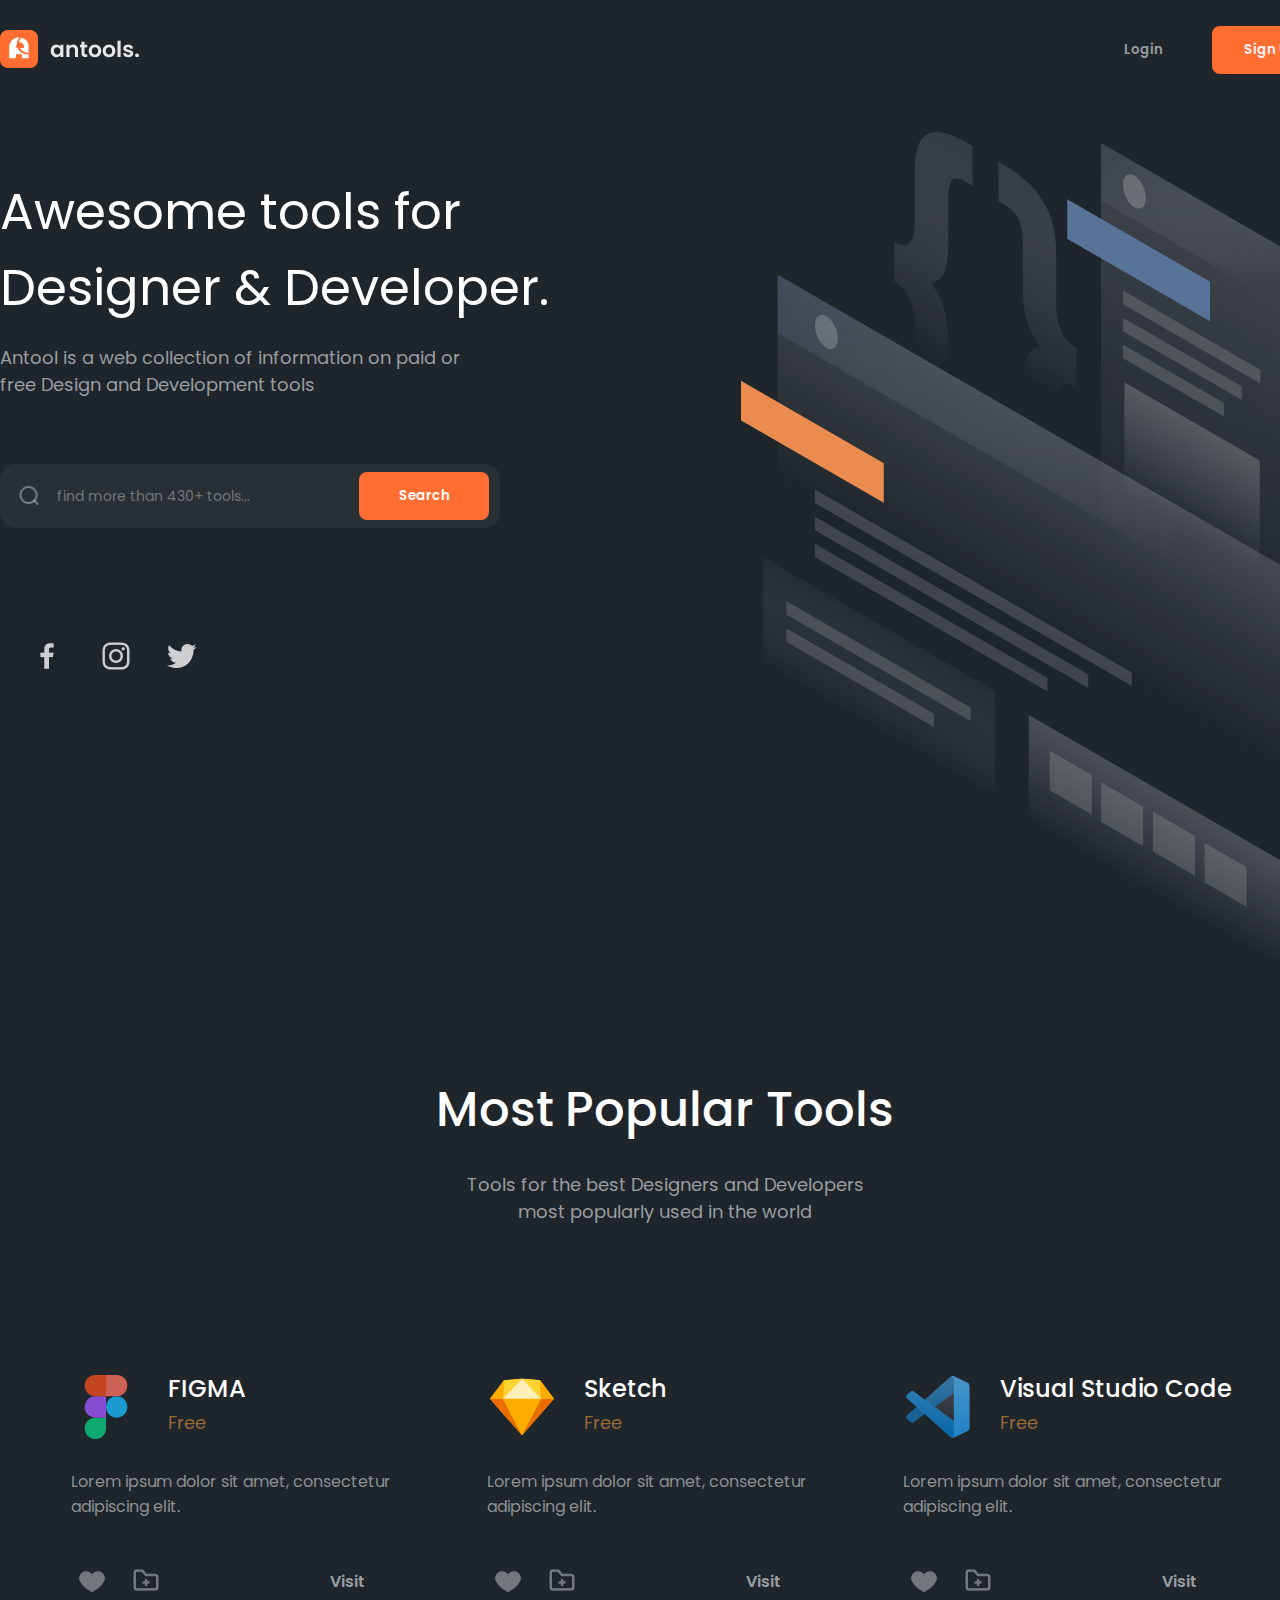
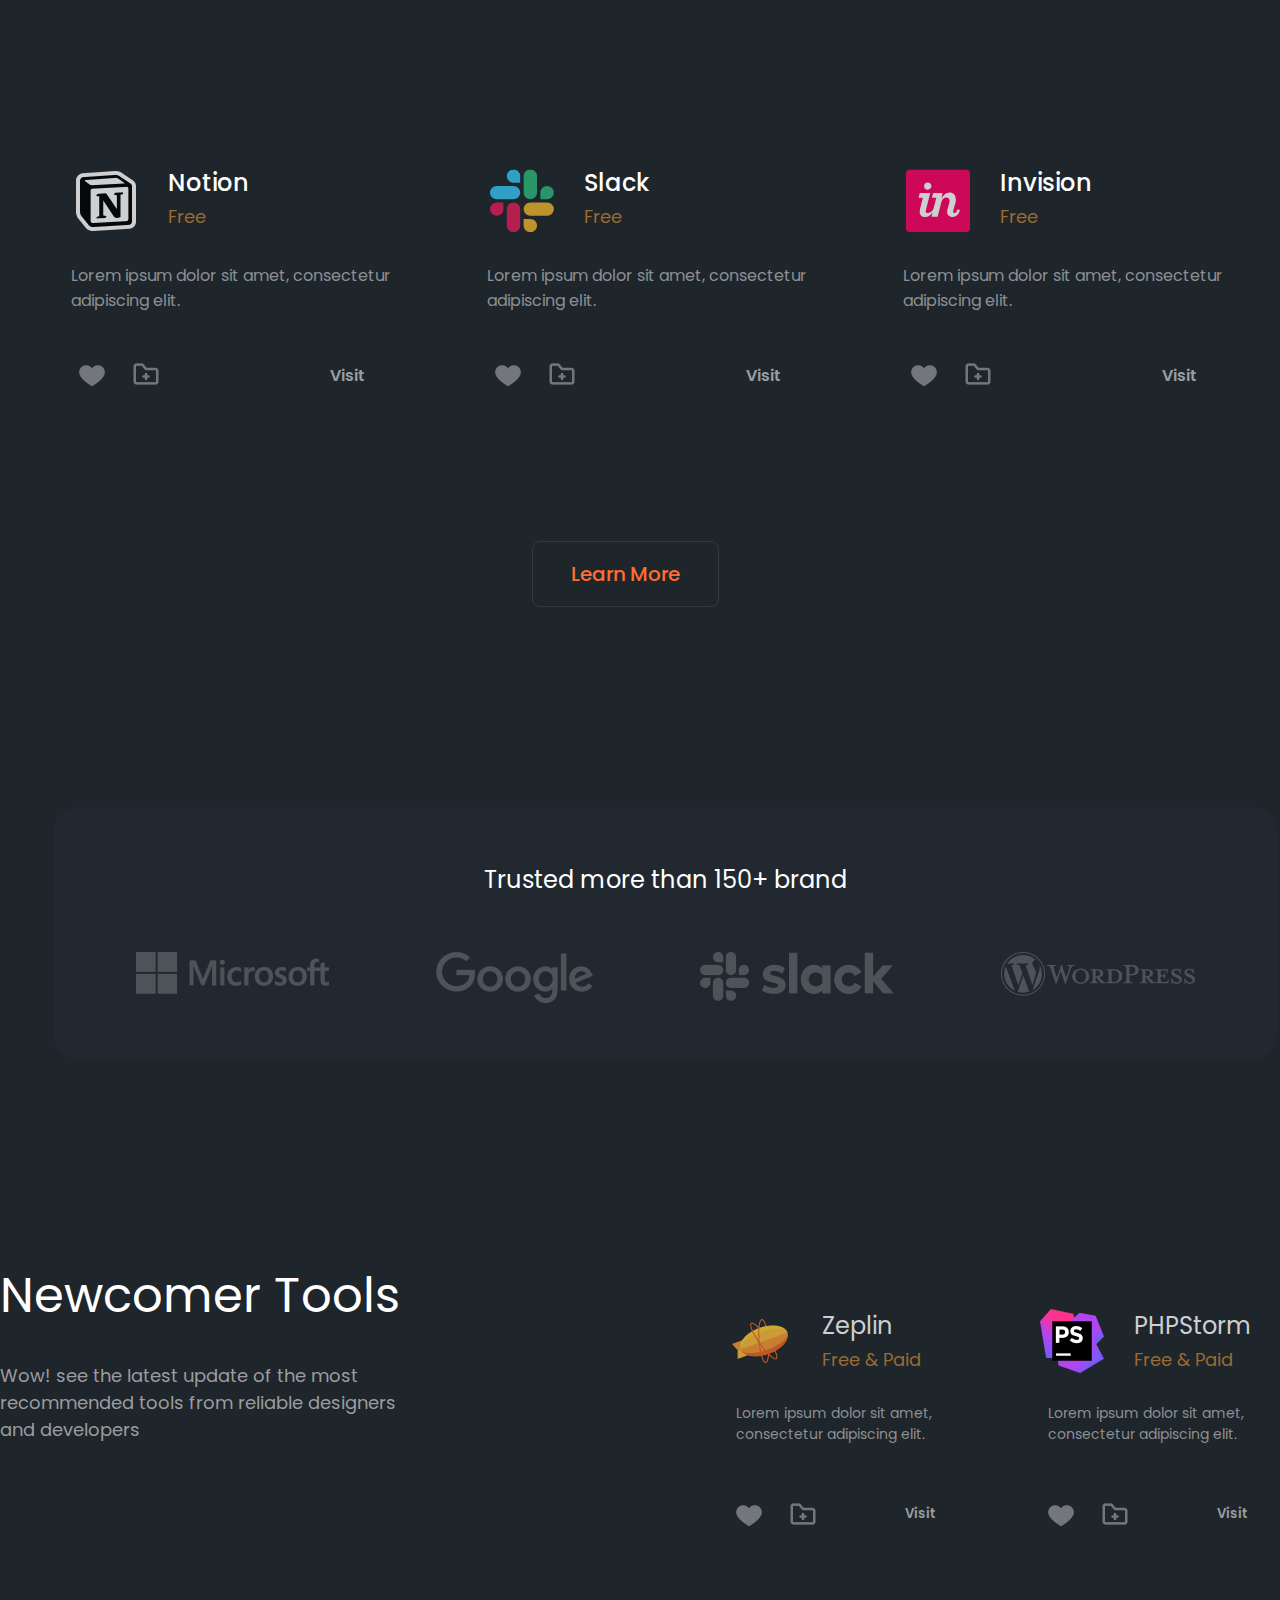
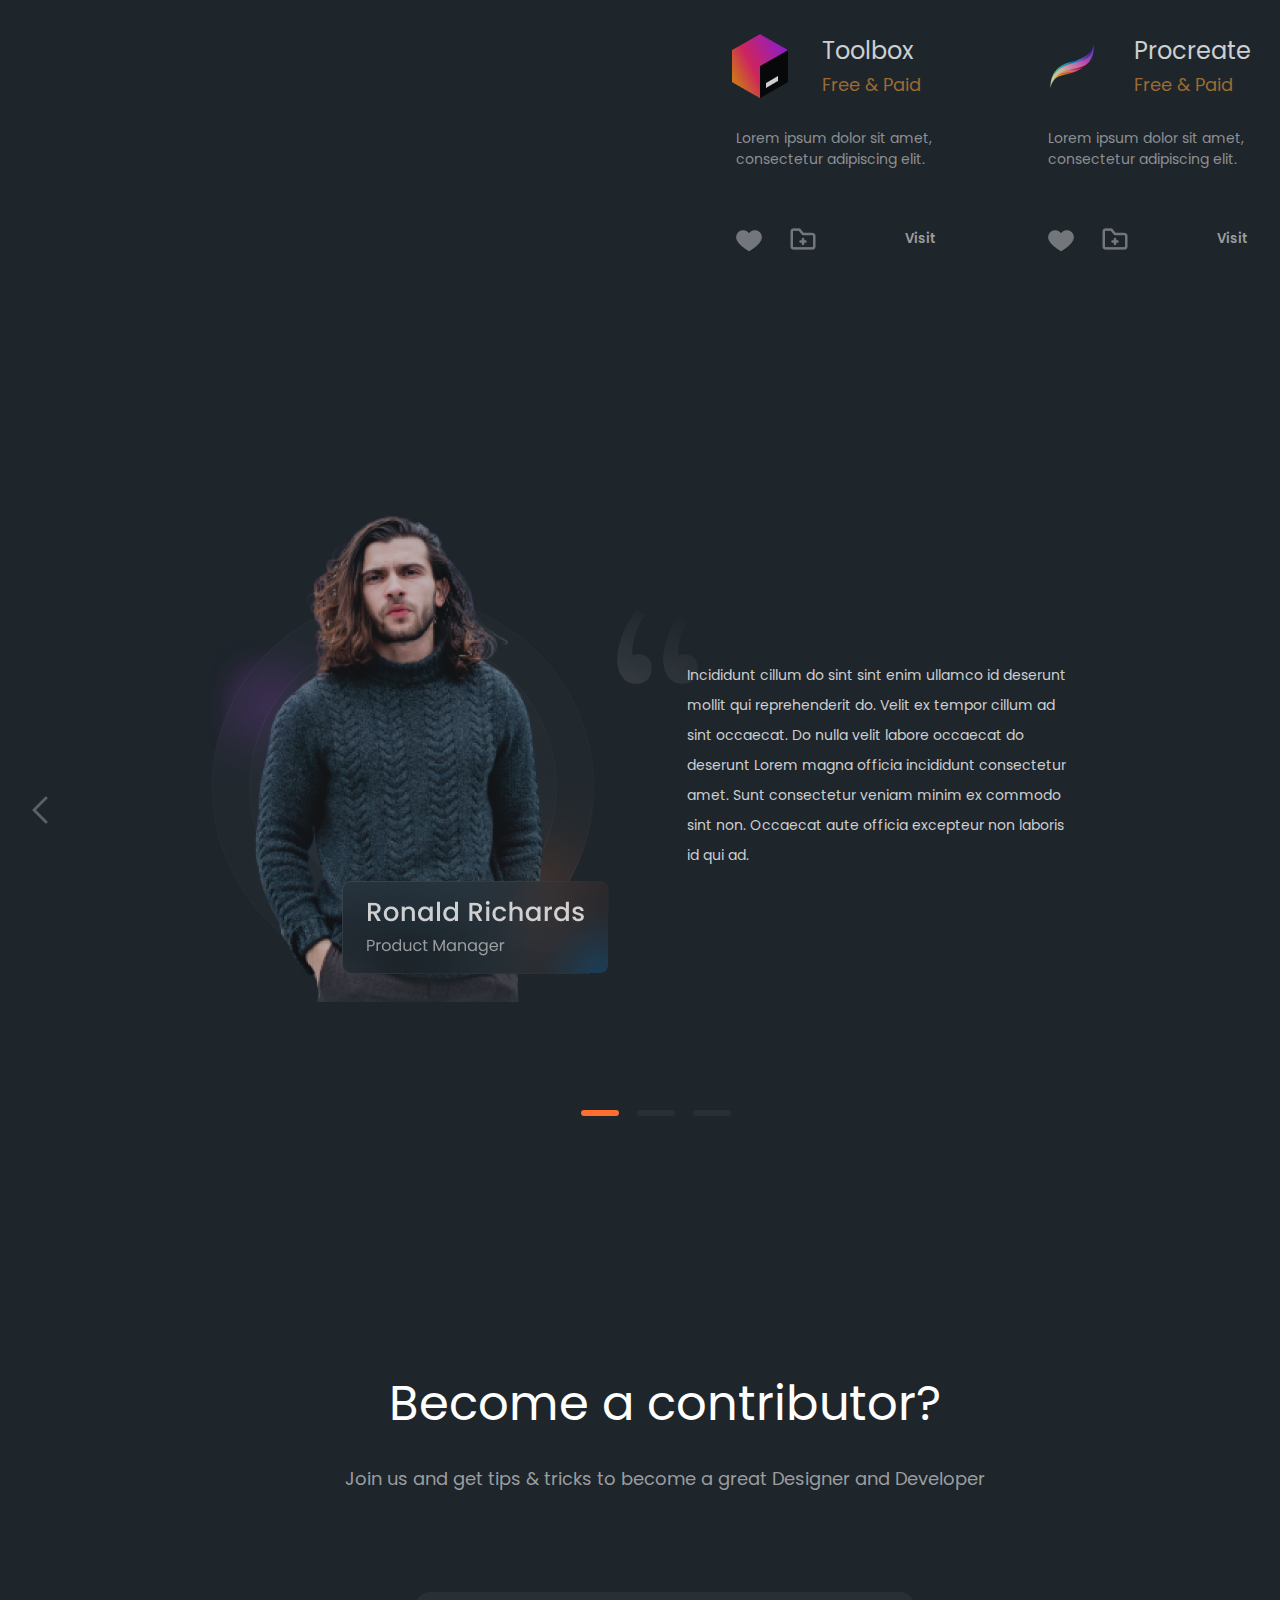
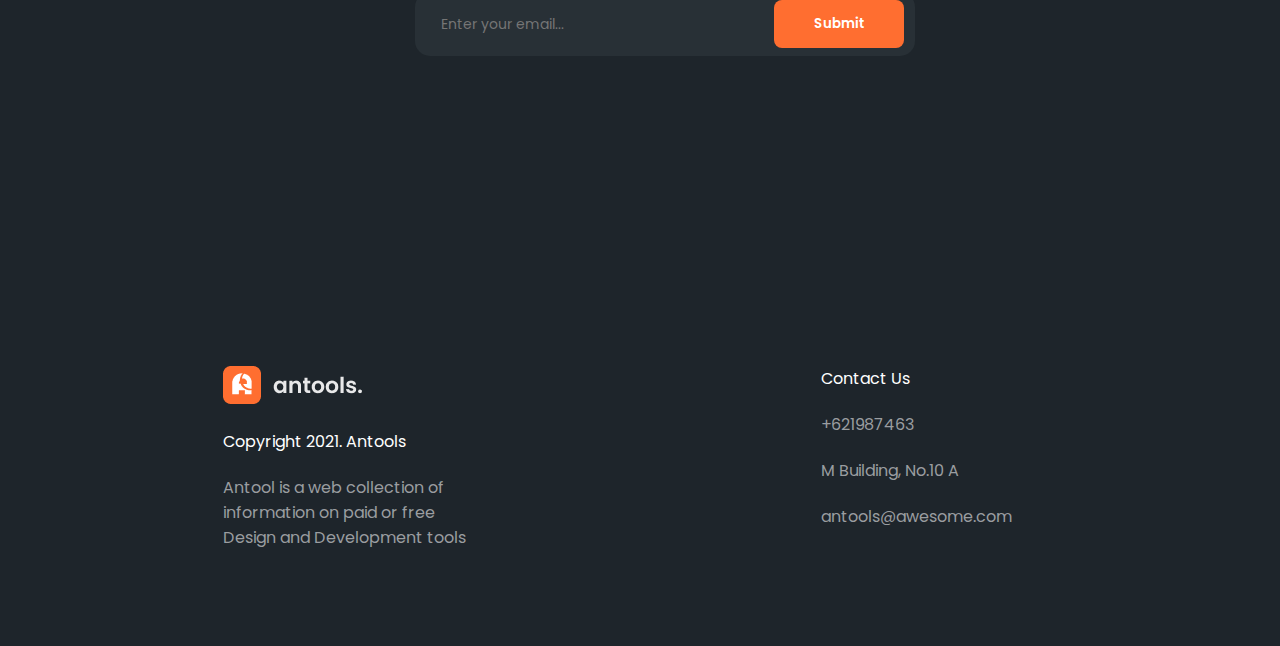
<file: index.html>
<!DOCTYPE html>
<html lang="en">
	<head>
		<meta charset="utf-8">
		<meta name="viewport" content="width=device-width, initial-scale=1">
		<title>Antools</title>
		<link rel="stylesheet" type="text/css" href="style.css">
		<link rel="preconnect" href="https://fonts.googleapis.com">
		<link rel="preconnect" href="https://fonts.gstatic.com" crossorigin>
		<link href="https://fonts.googleapis.com/css2?family=Poppins:ital,wght@0,100;0,200;0,300;0,400;0,500;0,600;0,700;0,800;0,900;1,100;1,200;1,300;1,400;1,500;1,600;1,700;1,800;1,900&display=swap" rel="stylesheet">
	</head>
	<body>
		<header>
			<div class="container flex">
				<div class="logo"></div>
				<ul class="menu flex">
					
				</ul>
				<button class="menu-login">Login</button>
				<button class="menu-signup">Sign Up</button>
			</div>
		</header>
		<main>
		<div class="container banner">
			<div class="left">
				<h1 class="banner-name">Awesome tools for Designer & Developer.</h1>
				<p class="banner-text">Antool is a web collection of information on paid or free Design and Development tools</p>
				<div class="search flex">
					<div class="search-icon"></div>
					<input type="text" name="tools" class="search-input" placeholder="find more than 430+ tools...">
					<button class="search-button">Search</button>
				</div>
				<ul class="banner-links">
					<li class="banner-links-button banner-links-fix">
						<img alt="Facebook" src="img/facebook.png">
					</li>
					<li class="banner-links-button">
						<img alt="Intagram" src="img/instagram.png">
					</li>
					<li class="banner-links-button">
						<img alt="Twitter" src="img/twitter.png">
					</li>
				</ul>
			</div>
			<div class="banner-img right"></div>
		</div>
		<div class="container">
			<h2 class="block-name">Most Popular Tools</h2>
			<p class="block-text">Tools for the best Designers and Developers most popularly used in the world</p>
			<div class="block-list flex">
				<div class="block-list-card card-animation">
					<div class="flex">
						<img alt="figma" class="block-list-card-img" src="img/figma.svg">
						<div>
							<h3 class="block-list-card-name">FIGMA</h3>
							<p class="block-list-card-desc">Free</p>
						</div>
					</div>
					<p class="block-list-card-text">Lorem ipsum dolor sit amet, consectetur adipiscing elit.</p>
					<div class="flex">
						<button class="block-list-card-like"></button>
						<button class="block-list-card-folder"></button>
						<a  class="block-list-card-visit" href="programs/figma.html">Visit</a>
					</div>
				</div>
				<div class="block-list-card">
					<div class="flex">
						<img alt="sketch" class="block-list-card-img" src="img/sketch.svg">
						<div>
							<h3 class="block-list-card-name">Sketch</h3>
							<p class="block-list-card-desc">Free</p>
						</div>
					</div>
					<p class="block-list-card-text">Lorem ipsum dolor sit amet, consectetur adipiscing elit.</p>
					<div class="flex">
						<button class="block-list-card-like"></button>
						<button class="block-list-card-folder"></button>
						<a class="block-list-card-visit" href="programs/sketch.html">Visit</a>
					</div>
				</div>
				<div class="block-list-card">
					<div class="flex">
						<img alt="Visual Studio Code" class="block-list-card-img" src="img/vscode.svg">
						<div>
							<h3 class="block-list-card-name">Visual Studio Code</h3>
							<p class="block-list-card-desc">Free</p>
						</div>
					</div>
					<p class="block-list-card-text">Lorem ipsum dolor sit amet, consectetur adipiscing elit.</p>
					<div class="flex">
						<button class="block-list-card-like"></button>
						<button class="block-list-card-folder"></button>
						<a  class="block-list-card-visit" href="programs/vscode.html">Visit</a>
					</div>
				</div>
				<div class="block-list-card">
					<div class="flex">
						<img alt="Notion" class="block-list-card-img" src="img/notion.png">
						<div>
							<h3 class="block-list-card-name">Notion</h3>
							<p class="block-list-card-desc">Free</p>
						</div>
					</div>
					<p class="block-list-card-text">Lorem ipsum dolor sit amet, consectetur adipiscing elit.</p>
					<div class="flex">
						<button class="block-list-card-like"></button>
						<button class="block-list-card-folder"></button>
						<a  class="block-list-card-visit" href="programs/notion.html">Visit</a>
					</div>
				</div>
				<div class="block-list-card">
					<div class="flex">
						<img alt="slack" class="block-list-card-img" src="img/slack.svg">
						<div>
							<h3 class="block-list-card-name">Slack</h3>
							<p class="block-list-card-desc">Free</p>
						</div>
					</div>
					<p class="block-list-card-text">Lorem ipsum dolor sit amet, consectetur adipiscing elit.</p>
					<div class="flex">
						<button class="block-list-card-like"></button>
						<button class="block-list-card-folder"></button>
						<a class="block-list-card-visit" href="programs/slack.html">Visit</a>
					</div>
				</div>
				<div class="block-list-card">
					<div class="flex">
						<img alt="Invison" class="block-list-card-img" src="img/invision.svg">
						<div>
							<h3 class="block-list-card-name">Invision</h3>
							<p class="block-list-card-desc">Free</p>
						</div>
					</div>
					<p class="block-list-card-text">Lorem ipsum dolor sit amet, consectetur adipiscing elit.</p>
					<div class="flex">
						<button class="block-list-card-like"></button>
						<button class="block-list-card-folder"></button>
						<a class="block-list-card-visit" href="programs/invision.html">Visit</a>
					</div>
				</div>
				<div class="block-list-card">
					<div class="flex">
						<img alt="Python" class="block-list-card-img" src="img/python.png">
						<div>
							<h3 class="block-list-card-name">Python</h3>
							<p class="block-list-card-desc">Free</p>
						</div>
					</div>
					<p class="block-list-card-text">Lorem ipsum dolor sit amet, consectetur adipiscing elit.</p>
					<div class="flex">
						<button class="block-list-card-like"></button>
						<button class="block-list-card-folder"></button>
						<a  class="block-list-card-visit" href="programs/python.html">Visit</a>
					</div>
				</div>
				<div class="block-list-card">
					<div class="flex">
						<img alt="Sublime Text" class="block-list-card-img" src="img/sublimetext.png">
						<div>
							<h3 class="block-list-card-name">Sublime Text 3</h3>
							<p class="block-list-card-desc">Free</p>
						</div>
					</div>
					<p class="block-list-card-text">Lorem ipsum dolor sit amet, consectetur adipiscing elit.</p>
					<div class="flex">
						<button class="block-list-card-like"></button>
						<button class="block-list-card-folder"></button>
						
						<a class="block-list-card-visit" href="programs/sublimetext.html">Visit</a>
						
					</div>
				</div>
				<div class="block-list-card">
					<div class="flex">
						<img alt="Atom" class="block-list-card-img" src="img/atom.png">
						<div>
							<h3 class="block-list-card-name">Atom</h3>
							<p class="block-list-card-desc">Free</p>
						</div>
					</div>
					<p class="block-list-card-text">Lorem ipsum dolor sit amet, consectetur adipiscing elit.</p>
					<div class="flex">
						<button class="block-list-card-like"></button>
						<button class="block-list-card-folder"></button>
						<a  class="block-list-card-visit" href="programs/atom.html">Visit</a>
					</div>
				</div>
			</div>
			
				<button class="block-more">Learn More</button>
			
			<div class="courses">
				<h2 class="courses-name">
					Trusted more than 150+ brand
				</h2>
				<div class="courses-list flex">
					<a href="https://www.microsoft.com/ru-ru">
						<div class="courses-list-block microsoft"></div>
					</a>
					<a href="https://www.google.ru/">
						<div class="courses-list-block google"></div>
					</a>
					<a href="https://slack.com/">
						<div class="courses-list-block slack"></div>
					</a>
					<a href="https://ru.wordpress.org/">
						<div class="courses-list-block wordpress"></div>
					</a>
				</div>
			</div>
			<div class="new flex">
				<div class="new-desc">
					<h2 class="new-desc-name">Newcomer Tools</h2>
					<p class="new-desc-text">Wow! see the latest update of the most recommended tools from reliable designers and developers</p>
				</div>
				<div class="new-blocks flex">
					<div class="new-blocks-card">
						<div class="flex">
							<img alt="Zeplin" class="new-blocks-card-img" src="img/zeplin.png">
							<div>
								<h3 class="new-blocks-card-name">Zeplin</h3>
								<p class="new-blocks-card-text">Free & Paid</p>
							</div>
						</div>
						<p class="new-blocks-card-desc">Lorem ipsum dolor sit amet, consectetur adipiscing elit.</p>
						<div class="flex">
							<button class="new-blocks-card-like"></button>
							<button class="new-blocks-card-folder"></button>
							<button class="new-blocks-card-visit">Visit</button>
						</div>
					</div>
					<div class="new-blocks-card">
						<div class="flex">
							<img alt="PHPStorm" class="new-blocks-card-img" src="img/phpstorm.png">
							<div>
								<h3 class="new-blocks-card-name">PHPStorm</h3>
								<p class="new-blocks-card-text">Free & Paid</p>
							</div>
						</div>
						<p class="new-blocks-card-desc">Lorem ipsum dolor sit amet, consectetur adipiscing elit.</p>
						<div class="flex">
							<button class="new-blocks-card-like"></button>
							<button class="new-blocks-card-folder"></button>
							<button class="new-blocks-card-visit">Visit</button>
						</div>
					</div>
					<div class="new-blocks-card">
						<div class="flex">
							<img alt="Toolbox" class="new-blocks-card-img" src="img/toolbox.png">
							<div>
								<h3 class="new-blocks-card-name">Toolbox</h3>
								<p class="new-blocks-card-text">Free & Paid</p>
							</div>
						</div>
						<p class="new-blocks-card-desc">Lorem ipsum dolor sit amet, consectetur adipiscing elit.</p>
						<div class="flex">
							<button class="new-blocks-card-like"></button>
							<button class="new-blocks-card-folder"></button>
							<button class="new-blocks-card-visit">Visit</button>
						</div>
					</div>
					<div class="new-blocks-card">
						<div class="flex">
							<img alt="Procreate" class="new-blocks-card-img" src="img/procreate.png">
							<div>
								<h3 class="new-blocks-card-name">Procreate</h3>
								<p class="new-blocks-card-text">Free & Paid</p>
							</div>
						</div>
						<p class="new-blocks-card-desc">Lorem ipsum dolor sit amet, consectetur adipiscing elit.</p>
						<div class="flex">
							<button class="new-blocks-card-like"></button>
							<button class="new-blocks-card-folder"></button>
							<button class="new-blocks-card-visit">Visit</button>
						</div>
					</div>
				</div>
			</div>
			<div class="slider flex">
				<div class="slider-left"></div>
				<div class="slider-content slider-content-active flex">
					<img alt="Slider photo" class="slider-content-photo" src="img/slider-photo-one.png">
					<div class="slider-content-block">
						<p class="slider-content-block-text">
							Incididunt cillum do sint sint enim ullamco id deserunt mollit qui reprehenderit do. Velit ex tempor cillum ad sint occaecat. Do nulla velit labore occaecat do deserunt Lorem magna officia incididunt consectetur amet. Sunt consectetur veniam minim ex commodo sint non. Occaecat aute officia excepteur non laboris id qui ad.
						</p>
					</div>
				</div>
				<div class="slider-content flex">
					<img alt="Slider-photo" class="slider-content-photo" src="img/slider-photo-two.png">
					<div class="slider-content-block">
						<p class="slider-content-block-text">
							It is a long established fact that a reader will be distracted by the readable content of a page when looking at its layout. The point of using Lorem Ipsum is that it has a more-or-less normal distribution of letters, as opposed to using 'Content here, content here', making it look like readable English. Many desktop publishing packages and web page editors now use.
						</p>
					</div>
				</div>
				<div class="slider-content flex">
					<img alt="Slider photo" class="slider-content-photo" src="img/slider-photo-three.png">
					<div class="slider-content-block">
						<p class="slider-content-block-text">
							There are many variations of passages of Lorem Ipsum available, but the majority have suffered alteration in some form, by injected humour, or randomised words which don't look even slightly believable. If you are going to use a passage of Lorem Ipsum, you need to be sure there isn't anything embarrassing hidden in the middle of text. All the Lorem Ipsum generators on the Internet tend to repeat predefined chunks as necessary, making this the first true generator on the Internet.
						</p>
					</div>
				</div>
				<div class="slider-right"></div>
			</div>
			<div class="slider-number flex">
				<div class="slider-number-block slider-number-block-active"></div>
				<div class="slider-number-block"></div>
				<div class="slider-number-block"></div>
			</div>
			<form class="send">
				<h2 class="send-name">Become a contributor?</h2>
				<p class="send-text">Join us and get tips & tricks to become a great Designer and Developer</p>
				<div class="send-block flex">
					<input type="email" required pattern=".+@mail\.ru" name="tools" class="send-input" placeholder="Enter your email...">
					<button type="submit" class="send-button">Submit</button>
				</div>
			</form>
		</div>
		</main>
		<footer class="flex">
				<div class="footer-block">
					<div class="logo footer-logo"></div>
					<h3 class="footer-name">Copyright 2021. Antools</h3>
					<p class="footer-text">Antool is a web collection of information on paid or free Design and Development tools</p>
				</div>
				<div class="footer-block right">
					<h3 class="footer-name">Contact Us</h3>
					<p class="footer-text">+621987463</p>
					<p class="footer-text">M Building, No.10 A</p>
					<p class="footer-text">antools@awesome.com</p>
				</div>
		</footer>
		<script src="script.js"></script>
		<script src="search.js"></script>
	</body>
</html>
</file>
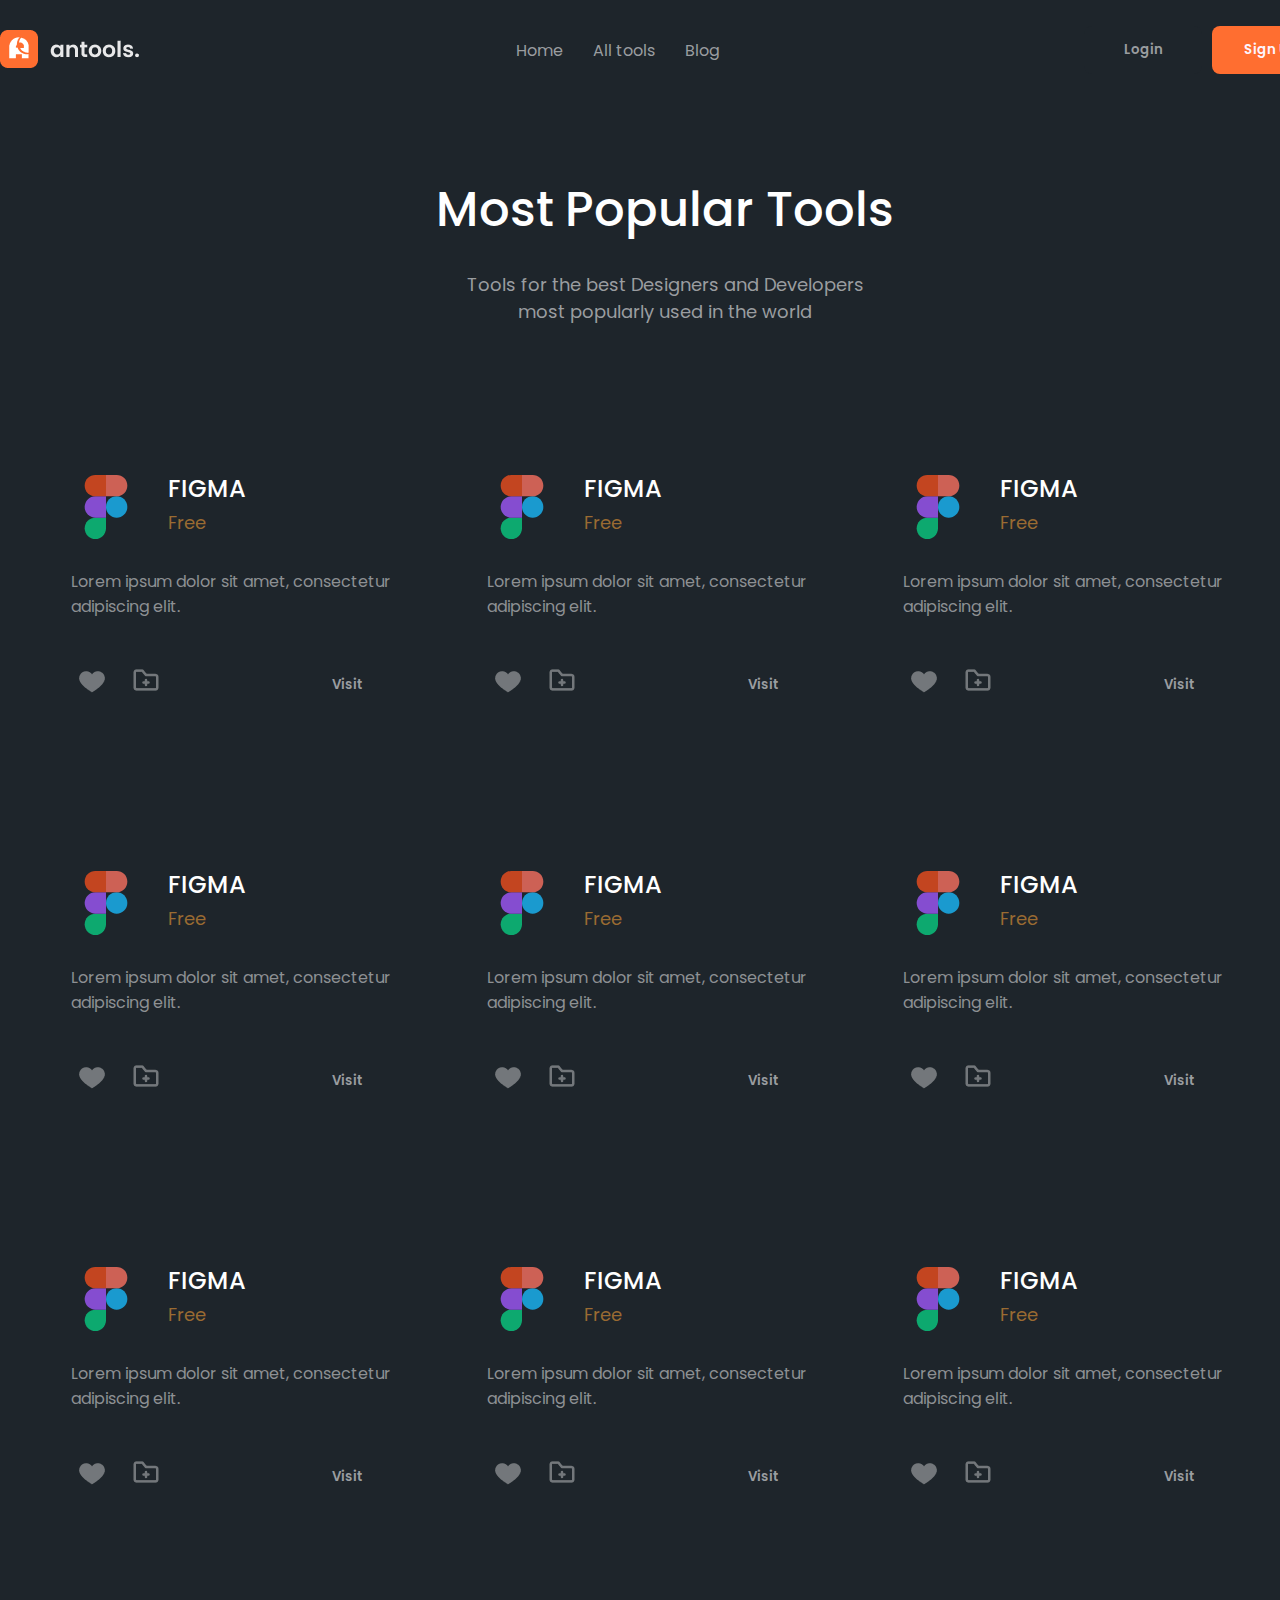
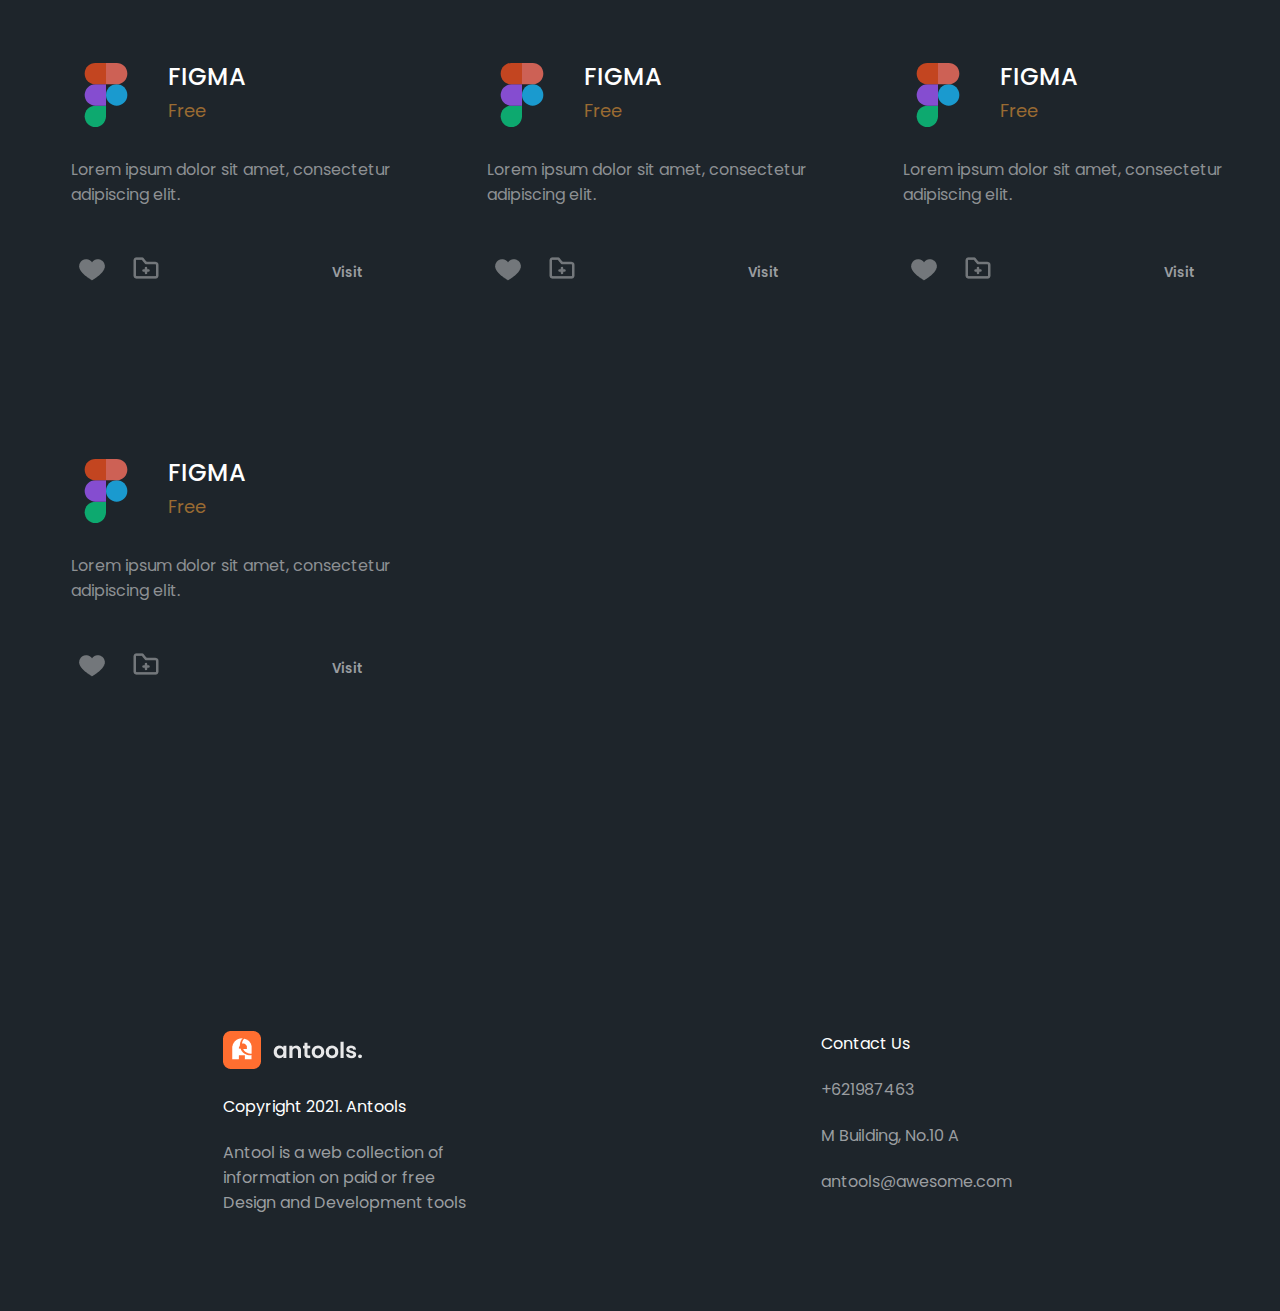
<file: tools.html>
<!DOCTYPE html>
<html>
	<head>
		<meta charset="utf-8">
		<meta name="viewport" content="width=device-width, initial-scale=1">
		<title>Antools</title>
		<link rel="stylesheet" type="text/css" href="style.css">
		<link rel="preconnect" href="https://fonts.googleapis.com">
		<link rel="preconnect" href="https://fonts.gstatic.com" crossorigin>
		<link href="https://fonts.googleapis.com/css2?family=Poppins:ital,wght@0,100;0,200;0,300;0,400;0,500;0,600;0,700;0,800;0,900;1,100;1,200;1,300;1,400;1,500;1,600;1,700;1,800;1,900&display=swap" rel="stylesheet">
	</head>
	<body>
		<header>
			<div class="tools container flex">
				<a href="index.html"><div class="logo"></div></a>
				<ul class="menu flex">
					<li><a class="menu-button" href="index.html">Home</a></li>
					<li><a class="menu-button" href="tools.html">All tools</a></li>
					<li class="menu-button">Blog</li>
				</ul>
				<button class="menu-login">Login</button>
				<button class="menu-signup">Sign Up</button>
			</div>
		</header>
		<div class="container">
			<h2 class="block-name tools-block-name">Most Popular Tools</h2>
			<p class="block-text">Tools for the best Designers and Developers most popularly used in the world</p>
			<div class="block-list tools-block-list flex">
				<div class="block-list-card card-animation">
					<div class="flex">
						<img class="block-list-card-img" src="img/figma.svg">
						<div>
							<h3 class="block-list-card-name">FIGMA</h3>
							<p class="block-list-card-desc">Free</p>
						</div>
					</div>
					<p class="block-list-card-text">Lorem ipsum dolor sit amet, consectetur adipiscing elit.</p>
					<div class="flex">
						<button class="block-list-card-like"></button>
						<button class="block-list-card-folder"></button>
						<button class="block-list-card-visit">Visit</button>
					</div>
				</div>
				<div class="block-list-card card-animation">
					<div class="flex">
						<img class="block-list-card-img" src="img/figma.svg">
						<div>
							<h3 class="block-list-card-name">FIGMA</h3>
							<p class="block-list-card-desc">Free</p>
						</div>
					</div>
					<p class="block-list-card-text">Lorem ipsum dolor sit amet, consectetur adipiscing elit.</p>
					<div class="flex">
						<button class="block-list-card-like"></button>
						<button class="block-list-card-folder"></button>
						<button class="block-list-card-visit">Visit</button>
					</div>
				</div>
				<div class="block-list-card card-animation">
					<div class="flex">
						<img class="block-list-card-img" src="img/figma.svg">
						<div>
							<h3 class="block-list-card-name">FIGMA</h3>
							<p class="block-list-card-desc">Free</p>
						</div>
					</div>
					<p class="block-list-card-text">Lorem ipsum dolor sit amet, consectetur adipiscing elit.</p>
					<div class="flex">
						<button class="block-list-card-like"></button>
						<button class="block-list-card-folder"></button>
						<button class="block-list-card-visit">Visit</button>
					</div>
				</div>
				<div class="block-list-card card-animation">
					<div class="flex">
						<img class="block-list-card-img" src="img/figma.svg">
						<div>
							<h3 class="block-list-card-name">FIGMA</h3>
							<p class="block-list-card-desc">Free</p>
						</div>
					</div>
					<p class="block-list-card-text">Lorem ipsum dolor sit amet, consectetur adipiscing elit.</p>
					<div class="flex">
						<button class="block-list-card-like"></button>
						<button class="block-list-card-folder"></button>
						<button class="block-list-card-visit">Visit</button>
					</div>
				</div>
				<div class="block-list-card card-animation">
					<div class="flex">
						<img class="block-list-card-img" src="img/figma.svg">
						<div>
							<h3 class="block-list-card-name">FIGMA</h3>
							<p class="block-list-card-desc">Free</p>
						</div>
					</div>
					<p class="block-list-card-text">Lorem ipsum dolor sit amet, consectetur adipiscing elit.</p>
					<div class="flex">
						<button class="block-list-card-like"></button>
						<button class="block-list-card-folder"></button>
						<button class="block-list-card-visit">Visit</button>
					</div>
				</div>
				<div class="block-list-card card-animation">
					<div class="flex">
						<img class="block-list-card-img" src="img/figma.svg">
						<div>
							<h3 class="block-list-card-name">FIGMA</h3>
							<p class="block-list-card-desc">Free</p>
						</div>
					</div>
					<p class="block-list-card-text">Lorem ipsum dolor sit amet, consectetur adipiscing elit.</p>
					<div class="flex">
						<button class="block-list-card-like"></button>
						<button class="block-list-card-folder"></button>
						<button class="block-list-card-visit">Visit</button>
					</div>
				</div>
				<div class="block-list-card card-animation">
					<div class="flex">
						<img class="block-list-card-img" src="img/figma.svg">
						<div>
							<h3 class="block-list-card-name">FIGMA</h3>
							<p class="block-list-card-desc">Free</p>
						</div>
					</div>
					<p class="block-list-card-text">Lorem ipsum dolor sit amet, consectetur adipiscing elit.</p>
					<div class="flex">
						<button class="block-list-card-like"></button>
						<button class="block-list-card-folder"></button>
						<button class="block-list-card-visit">Visit</button>
					</div>
				</div>
				<div class="block-list-card">
					<div class="flex">
						<img class="block-list-card-img" src="img/figma.svg">
						<div>
							<h3 class="block-list-card-name">FIGMA</h3>
							<p class="block-list-card-desc">Free</p>
						</div>
					</div>
					<p class="block-list-card-text">Lorem ipsum dolor sit amet, consectetur adipiscing elit.</p>
					<div class="flex">
						<button class="block-list-card-like"></button>
						<button class="block-list-card-folder"></button>
						<button class="block-list-card-visit">Visit</button>
					</div>
				</div>
				<div class="block-list-card">
					<div class="flex">
						<img class="block-list-card-img" src="img/figma.svg">
						<div>
							<h3 class="block-list-card-name">FIGMA</h3>
							<p class="block-list-card-desc">Free</p>
						</div>
					</div>
					<p class="block-list-card-text">Lorem ipsum dolor sit amet, consectetur adipiscing elit.</p>
					<div class="flex">
						<button class="block-list-card-like"></button>
						<button class="block-list-card-folder"></button>
						<button class="block-list-card-visit">Visit</button>
					</div>
				</div>
				<div class="block-list-card">
					<div class="flex">
						<img class="block-list-card-img" src="img/figma.svg">
						<div>
							<h3 class="block-list-card-name">FIGMA</h3>
							<p class="block-list-card-desc">Free</p>
						</div>
					</div>
					<p class="block-list-card-text">Lorem ipsum dolor sit amet, consectetur adipiscing elit.</p>
					<div class="flex">
						<button class="block-list-card-like"></button>
						<button class="block-list-card-folder"></button>
						<button class="block-list-card-visit">Visit</button>
					</div>
				</div>
				<div class="block-list-card">
					<div class="flex">
						<img class="block-list-card-img" src="img/figma.svg">
						<div>
							<h3 class="block-list-card-name">FIGMA</h3>
							<p class="block-list-card-desc">Free</p>
						</div>
					</div>
					<p class="block-list-card-text">Lorem ipsum dolor sit amet, consectetur adipiscing elit.</p>
					<div class="flex">
						<button class="block-list-card-like"></button>
						<button class="block-list-card-folder"></button>
						<button class="block-list-card-visit">Visit</button>
					</div>
				</div>
				<div class="block-list-card">
					<div class="flex">
						<img class="block-list-card-img" src="img/figma.svg">
						<div>
							<h3 class="block-list-card-name">FIGMA</h3>
							<p class="block-list-card-desc">Free</p>
						</div>
					</div>
					<p class="block-list-card-text">Lorem ipsum dolor sit amet, consectetur adipiscing elit.</p>
					<div class="flex">
						<button class="block-list-card-like"></button>
						<button class="block-list-card-folder"></button>
						<button class="block-list-card-visit">Visit</button>
					</div>
				</div>
				<div class="block-list-card">
					<div class="flex">
						<img class="block-list-card-img" src="img/figma.svg">
						<div>
							<h3 class="block-list-card-name">FIGMA</h3>
							<p class="block-list-card-desc">Free</p>
						</div>
					</div>
					<p class="block-list-card-text">Lorem ipsum dolor sit amet, consectetur adipiscing elit.</p>
					<div class="flex">
						<button class="block-list-card-like"></button>
						<button class="block-list-card-folder"></button>
						<button class="block-list-card-visit">Visit</button>
					</div>
				</div>
			</div>
		</div>
		<footer class="flex">
			<div class="footer-block">
				<div class="logo footer-logo"></div>
				<h3 class="footer-name">Copyright 2021. Antools</h3>
				<p class="footer-text">Antool is a web collection of information on paid or free Design and Development tools</p>
			</div>
			<div class="footer-block">
				<h3 class="footer-name">Contact Us</h3>
				<p class="footer-text">+621987463</p>
				<p class="footer-text">M Building, No.10 A</p>
				<p class="footer-text">antools@awesome.com</p>
			</div>
		</footer>
		<script type="text/javascript" src="script.js"></script>
	</body>
</html>
</file>
<file: style.css>
* {
	margin: 0;
	font-family: 'Poppins', sans-serif;
	box-sizing: border-box;
}

body {
	background-color: #1E252B;
}

p {
	cursor: default;
}

h1, h2, h3, h4, h5, h6 {
	cursor: default;
}

footer {
	height: 350px;
	margin: 240px auto 0 auto;
}

a {
	text-decoration: none;
	color: #9A9DA0;
}

a:hover {
	color: white;
}

.flex {
	display: flex;
}

.left {
	float: left;
}

.right {
	float: right;
}

.container {
	width: 1330px;
	margin: 0 auto;
}

.logo {
	width: 140px;
	height: 38px;
	margin: 30px 0 0 0;
	background-image: url('img/logo.png');
	background-size: cover;
	background-repeat: no-repeat;
}

.menu {
	list-style: none;
	margin: 38px auto 0 auto;
}

.menu-button {
	margin: 0 30px 0 0;
	cursor: pointer;
	transition: 0.5s;
	text-decoration: none;
	color: #9A9DA0;
}

.menu-button:hover {
	color: #FFFFFF;
	transition: 0.5s;
}

.menu-login {
	width: 118px;
	height: 48px;
	border: none;
	background-color: none;
	border-radius: 8px;
	color: #9A9DA0;
	font-weight: 600;
	margin: 26px 10px 0 0;
	background-color: #1E252B;
	cursor: pointer;
	transition: 0.5s;
}

.menu-login:hover {
	color: #FFFFFF;
	transition: 0.5s;
}

.menu-signup {
	width: 118px;
	height: 48px;
	border: none;
	background-color: #FF6E30;
	border-radius: 8px;
	font-weight: 600;
	color: #FDF5FF;
	margin: 26px 0 0 0;
	cursor: pointer;
	transition: 0.5s;
}

.menu-signup:hover {
	opacity: 0.7;
	transition: 0.5s;
}

.banner {
	height: 1000px;
}

.banner-name {
	width: 600px;
	height: 140px;
	font-size: 50px;
	color: #FFFFFF;
	margin: 100px 0 0 0;
	font-weight: 400;
}

.banner-text {
	color: #9A9DA0;
	font-size: 18px;
	margin: 30px 0 0 0;
	width: 487px;
	height: 60px;
}

.search {
	margin: 60px 0 0 0;
	width: 500px;
	height: 64px;
	background-color: #283036;
	border-radius: 15px;
}

.search-icon {
	width: 24px;
	height: 24px;
	background-color: #283036;
	border-radius: 15px;
	margin: 20px 0 0 18px;
	background-image: url('img/search.png');
	background-repeat: no-repeat;
	background-position: center;
}

.search-input {
	background-color: transparent;
	border: none;
	width: 290px;
	color: #837A93;
	font-size: 14px;
	margin: 0 0 0 13px;
}

.search-input:focus {
	outline: 0;
    outline-offset: 0;
}

.search-button {
	width: 130px;
	height: 48px;
	background-color: #FF6E30;
	border: none;
	border-radius: 8px;
	color: #FFFFFF;
	font-weight: 600;
	margin: 8px 11px 0 auto;
	cursor: pointer;
	transition: 0.5s;
}

.search-button:hover {
	opacity: 0.7;
	transition: 0.5s;
}

.banner-links {
	list-style: none;
	display: flex;
	margin: 110px 0 0 0;
}

.banner-links-button {
	margin: 0 8px 0 0;
	width: 58px;
	height: 58px;
	cursor: pointer;
}

.banner-links-fix {
	margin: 5px 0 0 0;
}

.banner-img {
	width: 589px;
	height: 892px;
	background-image: url('img/banner-img.png');
	margin: 58px 0 0 0;
}

.tools-block-name {
	margin: 100px 0 0 0;
}

.block-name {
	font-size: 48px;
	text-align: center;
	font-weight: 500;
	color: #FFFFFF;
}

.block-text {
	font-size: 18px;
	color: #9A9DA0;
	width: 427px;
	height: 60px;
	text-align: center;
	margin: 25px auto 0 auto;
}

.block-list {
	width: 1248px;
	margin: 10px auto 0 auto;
	flex-wrap: wrap;
	height: 800px;
	overflow: hidden;
}

.tools-block-list {
	height: 1980px;
}

.show {
	height: 1200px;
	transition: 0.5s;
}

.block-list-card {
	width: 392px;
	height: 294px;
	border-radius: 15px;
	margin: 100px 24px 0 0;
	transition: 0.5s;
}

.block-list-card:hover  {
	background-color: #242C32;
	margin: 80px 24px 0 0;
	transition: 0.5s;
}

.block-list-card-img {
	width: 64px;
	height: 64px;
	margin: 34px 0 0 33px;
}

.block-list-card-name {
	font-size: 24px;
	font-weight: 500;
	color: #FFFFFF;
	margin: 30px 0 0 30px;
}

.block-list-card-desc {
	font-size: 18px;
	color: #9A6B32;
	margin: 3px 0 0 30px;
}

.block-list-card-text {
	color: #8D9093;
	width: 326px;
	height: 60px;
	margin: 30px 0 0 30px;
}

.block-list-card-like {
	width: 42px;
	height: 42px;
	background-image: url('img/like.png');
	background-position: center;
	border: none;
	margin: 30px 0 0 30px;
	background-color: transparent;
	background-repeat: no-repeat;
	background-position: center;
	cursor: pointer;
	transition: 0.5s;
}

.block-list-card-like:hover {
	background-image: url('img/like-hover.png');
	transition: 0.5s;
}

.block-list-card-folder {
	width: 42px;
	height: 42px;
	background-image: url('img/folder.png');
	background-position: center;
	border: none;
	margin: 30px 0 0 12px;
	background-color: transparent;
	background-repeat: no-repeat;
	background-position: center;
	cursor: pointer;
	transition: 0.5s;
}

.block-list-card-folder:hover {
	background-image: url('img/folder-hover.png');
	transition: 0.5s;
}

.block-list-card-visit {
	color: #9A9DA0;
	border: none;
	font-weight: 600;
	width: 106px;
	height: 42px;
	text-align: center;
	margin: 30px 33px 0 auto;
	border-radius: 8px;
	background-color: transparent;
	cursor: pointer;
	transition: 0.5s;
	padding-top: 10px;
}

.block-list-card-visit:hover {
	background-color: #FF6E30;
	color: white;
	transition: 0.5s;
}

.block-more {
	border-radius: 8px;
	border: 1px solid #343B40;
	background-color: transparent;
	padding: 17px 38px;
	font-size: 20px;
	font-weight: 500;
	color: #FF6E30;
	margin: 100px 40% 0 40%;
	transition: 0.5s;
	cursor: pointer;
}

.block-more:hover {
	color: white;
	background-color: #FF6E30;
	border: transparent;
	transition: 0.5s;
}

.block-more-hide {
	display: none;
}

.courses {
	width: 1224px;
	height: 253px;
	margin: 200px auto;
	border-radius: 25px;
	background-color: #21282F;
}

.courses-name {
	color: white;
	font-size: 24px;
	font-weight: 400;
	text-align: center;
	padding: 55px 0 0 0;
}

.courses-list {
	height: 51px;
	padding: 55px 83px;
}

.courses-list-block {
	cursor: pointer;
}

.microsoft {
	width: 193px;
	height: 42px;
	background-image: url('img/microsoft.png');
	background-size: cover;
	margin: 0 107px 0 0;
	transition: 0.5s;
}

.microsoft:hover {
	background-image: url('img/hover_microsoft.png');
	transition: 0.5s;
}

.google {
	width: 157px;
	height: 51px;
	background-image: url('img/google.png');
	background-size: cover;
	margin: 0 107px 0 0;
	transition: 0.5s;
}

.google:hover {
	background-image: url('img/hover_google.png');
	transition: 0.5s;
}

.slack {
	width: 194px;
	height: 49px;
	background-image: url('img/slack.png');
	background-size: cover;
	margin: 0 107px 0 0;
	transition: 0.5s;
}

.slack:hover {
	background-image: url('img/hover_slack.png');
	transition: 0.5s;
}

.wordpress {
	width: 194px;
	height: 44px;
	background-image: url('img/wordpress.png');
	background-size: cover;
	transition: 0.5s;
}

.wordpress:hover {
	background-image: url('img/hover_wordpress.png');
	transition: 0.5s;
}

.new-desc-name {
	font-size: 48px;
	font-weight: 400;
	color: #FFFFFF;
}

.new-desc-text {
	font-size: 18px;
	color: #9A9DA0;
	width: 427px;
	margin: 30px 0 0 0;
}

.new-desc-button {
	background-color: #FF6E30;
	color: #FFFFFF;
	border: none;
	border-radius: 8px;
	padding: 16px 40px;
	font-size: 18px;
	margin: 60px 0 0 0;
	cursor: pointer;
	transition: 0.5s;
}

.new-desc-button:hover {
	opacity: 0.8;
	transition: 0.5s;
}

.new-blocks {
	width: 624px;
	height: 650px;
	margin-left: auto;
	flex-wrap: wrap;
}

.new-blocks-card {
	width: 288px;
	height: 284px;
	border-radius: 15px;
	margin: 20px 24px 0 0;
	transition: 0.5s;
}

.new-blocks-card:hover  {
	background-color: #242C32;
	margin-top: 0;
	transition: 0.5s;
}

.new-blocks-card-img {
	width: 64px;
	height: 64px;
	margin: 29px 0 0 22px;
}

.new-blocks-card-name {
	color: #CDCFD0;
	font-size: 24px;
	font-weight: 400;
	margin: 28px 0 0 30px;
}

.new-blocks-card-text {
	font-size: 18px;
	color: #9A6B32;
	margin: 3px 0 0 30px;
}

.new-blocks-card-desc {
	color: #8D9093;
	width: 245px;
	height: 60px;
	margin: 30px 0 0 30px;
	font-size: 14px;
}

.new-blocks-card-like {
	width: 42px;
	height: 42px;
	background-image: url('img/like.png');
	background-position: center;
	border: none;
	margin: 30px 0 0 22px;
	background-color: transparent;
	background-repeat: no-repeat;
	background-position: center;
	cursor: pointer;
	transition: 0.5s;
}

.new-blocks-card-like:hover {
	background-image: url('img/like-hover.png');
	transition: 0.5s;
}

.new-blocks-card-folder {
	width: 42px;
	height: 42px;
	background-image: url('img/folder.png');
	background-position: center;
	border: none;
	margin: 30px 0 0 12px;
	background-color: transparent;
	background-repeat: no-repeat;
	background-position: center;
	cursor: pointer;
	transition: 0.5s;
}

.new-blocks-card-folder:hover {
	background-image: url('img/folder-hover.png');
	transition: 0.5s;
}

.new-blocks-card-visit {
	color: #9A9DA0;
	border: none;
	font-weight: 600;
	width: 106px;
	height: 42px;
	text-align: center;
	margin: 30px 21px 0 auto;
	border-radius: 8px;
	background-color: transparent;
	cursor: pointer;
	transition: 0.5s;
}

.new-blocks-card-visit:hover {
	background-color: #FF6E30;
	color: white;
	transition: 0.5s;
}

.slider {
	margin: 200px 0 0 0;
}

.slider-left {
	width: 80px;
	height: 600px;
	background-image: url('img/slider-left.png');
	background-repeat: no-repeat;
	background-position: center;
	cursor: pointer;
	transition: 0.5s;
}

.slider-left:hover {
	background-image: url('img/slider-left-hover.png');
	transition: 0.5s;
}

.slider-content {
	position: absolute;
	display: none;
	margin: 0 0 0 100px;
}

.slider-content-active {
	display: flex;
}

.slider-content-photo {
	margin: 0 0 0 100px;
}

.slider-content-block {
	width: 460px;
	height: 320px;
	margin: 100px 0 0 5px;
	background-image: url('img/text-backgrond.png');
	background-repeat: no-repeat;
}

.slider-content-block-text {
	margin: 50px 0 0 70px;
	color: #CDCFD0;
	font-size: 14px;
	line-height: 30px;
}

.slider-right {
	margin-left: auto;
	width: 80px;
	height: 600px;
	background-image: url('img/slider-right.png');
	background-repeat: no-repeat;
	background-position: center;
	cursor: pointer;
	transition: 0.5s;
}

.slider-right:hover {
	background-image: url('img/slider-right-hover.png');
	transition: 0.5s;
}

.slider-number {
	width: 168px;
	height: 8px;
	margin: 0 auto;
}

.slider-number-block {
	width: 44px;
	height: 6px;
	border-radius: 4px;
	background-color: #283036;
	margin: 0 18px 0 0;
}

.slider-number-block-active {
	background-color: #FF6E30;
}

.send {
	margin: 250px 0 0 0;
}

.send-name {
	font-size: 48px;
	color: white;
	text-align: center;
	font-weight: 400;
}

.send-text {
	font-size: 18px;
	color: #9A9DA0;
	text-align: center;
	margin: 25px 0 0 0;
}

.send-block {
	margin: 100px auto 0 auto;
	width: 500px;
	height: 64px;
	background-color: #283036;
	border-radius: 15px;
}

.send-icon {
	width: 24px;
	height: 24px;
	background-color: #283036;
	border-radius: 15px;
	margin: 20px 0 0 18px;
	background-image: url('img/search.png');
	background-repeat: no-repeat;
	background-position: center;
}

.send-input {
	background-color: transparent;
	border: none;
	width: 290px;
	color: #837A93;
	font-size: 14px;
	margin: 0 0 0 24px;
}

.send-input:focus {
	outline: 0;
    outline-offset: 0;
}

.send-button {
	width: 130px;
	height: 48px;
	background-color: #FF6E30;
	border: none;
	border-radius: 8px;
	color: #FFFFFF;
	font-weight: 600;
	margin: 8px 11px 0 auto;
	cursor: pointer;
}

.footer-logo {
	margin: 25px 0 0 108px;
}

.footer-block {
	margin: 45px 115px 0 115px;
}

.footer-name {
	font-size: 16px;
	color: #FFFFFF;
	font-weight: 400;
	margin: 25px 0 0 108px;
}

.footer-text {
	width: 260px;
	color: #9A9DA0;
	margin: 21px 0 0 108px;
}

.program {
	background-color: #242C32;
	border-radius: 15px;
	width: 1000px;
	height: 544px;
	margin: 100px auto 0 auto;
}

.program-logo {
	width: 100px;
	height: 88px;
	margin: 60px 0 0 75px;
	background-position: center;
	background-size: cover;
}

.program-name {
	font-size: 40px;
	margin: 50px 0 0 30px;
	color: white;
	font-weight: 400;
}

.program-company {
	font-size: 24px;
	color: #A7ABAD;
	margin: 10px 0 0 30px;
}

.program-dowload {
	padding: 13px 33px;
	color: white;
	border: none;
	background-color: #FF6E30;
	border-radius: 8px;
}

.program-size {
	text-align: center;
	margin: 3px 0 0 0;
	color: #A7ABAD;
}

.program-right {
	margin: 60px 80px 0 350px;
}

.full-photo {
	width: 401px;
	height: 212px;
	margin: 60px 0 0 75px;
}

.all-photo {
	margin: 10px 0 0 75px;
}

.thumbnail {
	width: 127px;
	height: 68px;
	margin: 0 10px 0 0;
}

.program-description {
	color: #A7ABAD;
	width: 366px;
	height: 294px;
	margin: 56px 0 0 75px;
}

@media (max-width: 768px){
	* {
		max-width: 500px;
	}

	header {
		margin-left: 30%;
	}

	main {
		margin-left: 25%;
	}

	.menu-button {
		display: none;
	}

	.banner-name {
		width: 400px;
		font-size: 32px;
	}

	.container {
		width: 500px;
		margin: 0 25%;
	}

	.tools.container {
		width: 500px;
		margin: 0 0;
	}

	.block-list {
		height: 850px;
	}

	.show {
		height: 2700px;
	}

	.block-list-card {
		margin: 0 auto;
	}

	.block-list-card:hover {
		margin: 0 auto 0 auto;
	}

	.banner-img {
		display: none;
	}

	.courses {
		width: 375px;
		height: 500px;
	}

	.courses-list {
		display: block;
	}

	.courses-list-block {
		margin: 30px auto 0 auto;
	}

	.new {
		display: block;
	}

	.new-blocks {
		margin: 50px 0 0 0;
		width: 500px;
	}

	.new-blocks-card {
		margin: 30px auto 0 auto;
	}

	.slider {
		margin: 700px 0 0 0;
	}

	.slider-content {
		display: none;
	}

	.slider-content-photo {
		display: none;
	}

	.slider-content-block-text {
		width: 300px;
		margin: 0;
	}

	.slider-content-active {
		display: block;
	}

	.footer-block.right {
		float: none;
	}

	footer {
		margin: 100px 0 0 0;
		border: none;
	}

	footer.flex {
		display: block;
	}

	.tools-block-list {
		height: 100%;
	}

}

@media screen and (max-width: 480px){

	header {
		margin-left: 15%;
	}

	.container {
		width: 375px;
		margin: 0 10%;
	}

	.logo {
		width: 105px;
		height: 29px;
	}

	.menu {
		margin: 0 0 0 0;
	}

	.menu-login {
		width: 83px;
		height: 34px;
		margin: 27px 0 0 20px;
	}

	.menu-signup {
		width: 83px;
		height: 34px;
		margin: 27px 0 0 20px;
	}

	.banner-text {
		width: 375px;
	}

	.search {
		width: 375px;
	}

	.block-name {
		width: 375px;
	}

	.block-text {
		width: 375px;
		margin: 20px 0 20px 0;
	}

	.block-list {
		width: 375px;
		height: 1000px;
		margin: 0;
	}
	
	.block-list-card {
		margin: 20px 0 20px 0;
		width: 375px;
	}

	.block-more {
		float: left;
		margin: 75px 0 30px 0;
	}

	.send-block {
		width: 300px;
	}

	.footer-block {
		margin: 0;
	}
}
</file>
